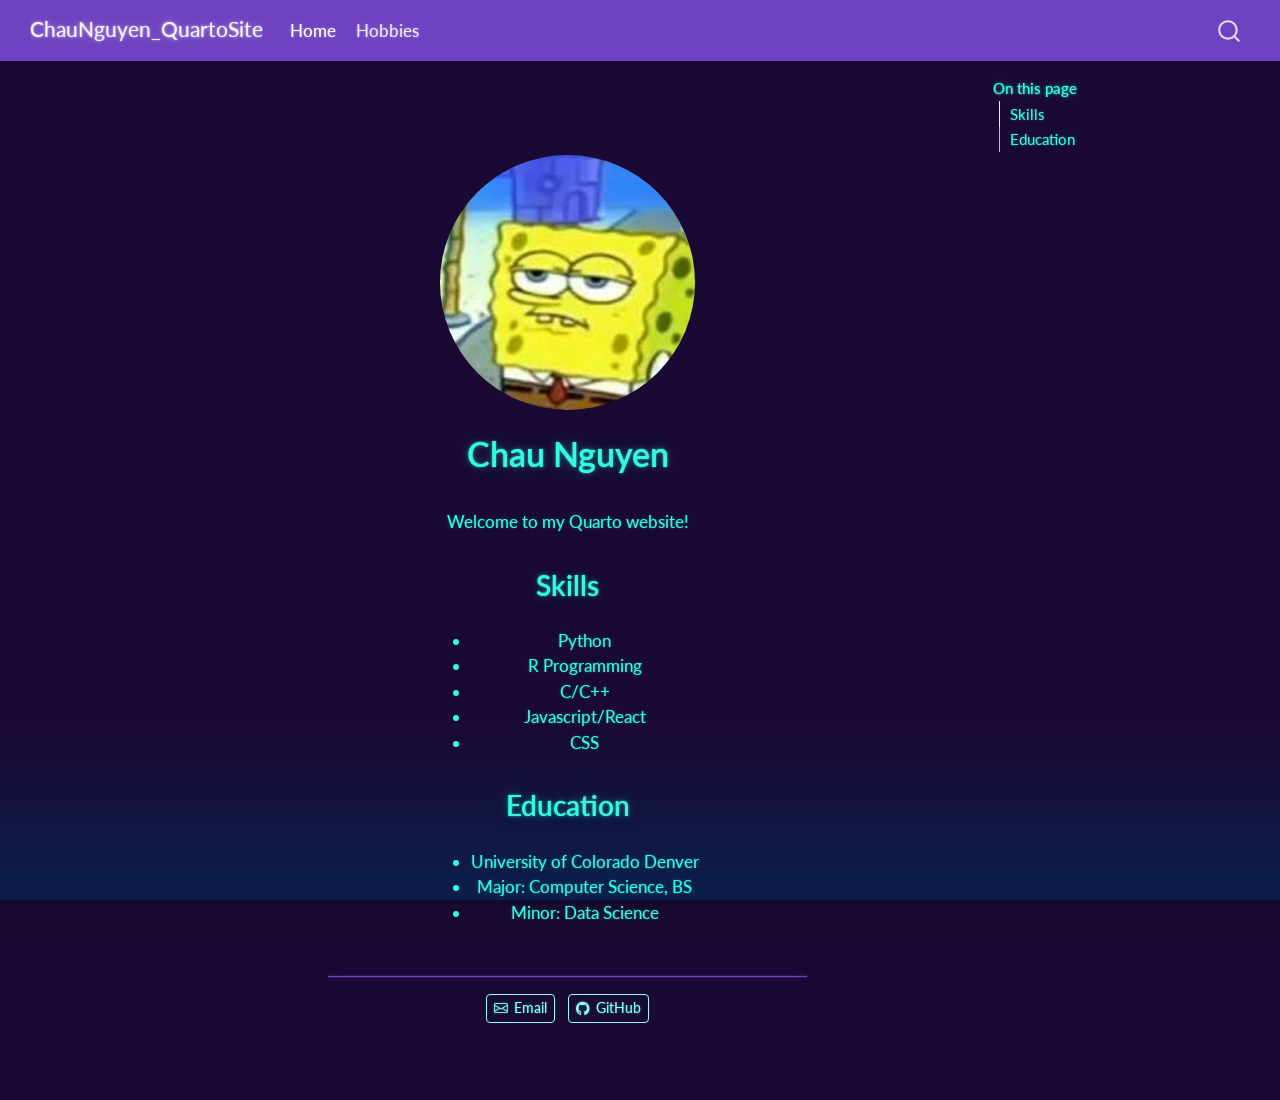
<file: docs/index.html>
<!DOCTYPE html>
<html xmlns="http://www.w3.org/1999/xhtml" lang="en" xml:lang="en"><head>

<meta charset="utf-8">
<meta name="generator" content="quarto-1.8.27">

<meta name="viewport" content="width=device-width, initial-scale=1.0, user-scalable=yes">


<title>Chau Nguyen – Chau Nguyen</title>
<style>
code{white-space: pre-wrap;}
span.smallcaps{font-variant: small-caps;}
div.columns{display: flex; gap: min(4vw, 1.5em);}
div.column{flex: auto; overflow-x: auto;}
div.hanging-indent{margin-left: 1.5em; text-indent: -1.5em;}
ul.task-list{list-style: none;}
ul.task-list li input[type="checkbox"] {
  width: 0.8em;
  margin: 0 0.8em 0.2em -1em; /* quarto-specific, see https://github.com/quarto-dev/quarto-cli/issues/4556 */ 
  vertical-align: middle;
}
</style>


<script src="site_libs/quarto-nav/quarto-nav.js"></script>
<script src="site_libs/quarto-nav/headroom.min.js"></script>
<script src="site_libs/clipboard/clipboard.min.js"></script>
<script src="site_libs/quarto-search/autocomplete.umd.js"></script>
<script src="site_libs/quarto-search/fuse.min.js"></script>
<script src="site_libs/quarto-search/quarto-search.js"></script>
<meta name="quarto:offset" content="./">
<script src="site_libs/quarto-html/quarto.js" type="module"></script>
<script src="site_libs/quarto-html/tabsets/tabsets.js" type="module"></script>
<script src="site_libs/quarto-html/axe/axe-check.js" type="module"></script>
<script src="site_libs/quarto-html/popper.min.js"></script>
<script src="site_libs/quarto-html/tippy.umd.min.js"></script>
<link href="site_libs/quarto-html/tippy.css" rel="stylesheet">
<link href="site_libs/quarto-html/quarto-syntax-highlighting-dark-4d9afe2b8d18ee9fa5d0d57b5ed4214d.css" rel="stylesheet" id="quarto-text-highlighting-styles">
<script src="site_libs/bootstrap/bootstrap.min.js"></script>
<link href="site_libs/bootstrap/bootstrap-icons.css" rel="stylesheet">
<link href="site_libs/bootstrap/bootstrap-4ecedd791a8591356a43e278fabc9aac.min.css" rel="stylesheet" append-hash="true" id="quarto-bootstrap" data-mode="dark">
<script id="quarto-search-options" type="application/json">{
  "location": "navbar",
  "copy-button": false,
  "collapse-after": 3,
  "panel-placement": "end",
  "type": "overlay",
  "limit": 50,
  "keyboard-shortcut": [
    "f",
    "/",
    "s"
  ],
  "show-item-context": false,
  "language": {
    "search-no-results-text": "No results",
    "search-matching-documents-text": "matching documents",
    "search-copy-link-title": "Copy link to search",
    "search-hide-matches-text": "Hide additional matches",
    "search-more-match-text": "more match in this document",
    "search-more-matches-text": "more matches in this document",
    "search-clear-button-title": "Clear",
    "search-text-placeholder": "",
    "search-detached-cancel-button-title": "Cancel",
    "search-submit-button-title": "Submit",
    "search-label": "Search"
  }
}</script>


<link rel="stylesheet" href="styles.css">
</head>

<body class="nav-fixed quarto-light">

<div id="quarto-search-results"></div>
  <header id="quarto-header" class="headroom fixed-top">
    <nav class="navbar navbar-expand-lg " data-bs-theme="dark">
      <div class="navbar-container container-fluid">
      <div class="navbar-brand-container mx-auto">
    <a class="navbar-brand" href="./index.html">
    <span class="navbar-title">ChauNguyen_QuartoSite</span>
    </a>
  </div>
            <div id="quarto-search" class="" title="Search"></div>
          <button class="navbar-toggler" type="button" data-bs-toggle="collapse" data-bs-target="#navbarCollapse" aria-controls="navbarCollapse" role="menu" aria-expanded="false" aria-label="Toggle navigation" onclick="if (window.quartoToggleHeadroom) { window.quartoToggleHeadroom(); }">
  <span class="navbar-toggler-icon"></span>
</button>
          <div class="collapse navbar-collapse" id="navbarCollapse">
            <ul class="navbar-nav navbar-nav-scroll me-auto">
  <li class="nav-item">
    <a class="nav-link active" href="./index.html" aria-current="page"> 
<span class="menu-text">Home</span></a>
  </li>  
  <li class="nav-item">
    <a class="nav-link" href="./hobbies.html"> 
<span class="menu-text">Hobbies</span></a>
  </li>  
</ul>
          </div> <!-- /navcollapse -->
            <div class="quarto-navbar-tools">
</div>
      </div> <!-- /container-fluid -->
    </nav>
</header>
<!-- content -->
<div id="quarto-content" class="quarto-container page-columns page-rows-contents page-layout-article page-navbar">
<!-- sidebar -->
<!-- margin-sidebar -->
    <div id="quarto-margin-sidebar" class="sidebar margin-sidebar">
        <nav id="TOC" role="doc-toc" class="toc-active">
    <h2 id="toc-title">On this page</h2>
  <ul>
  <li><a href="#skills" id="toc-skills" class="nav-link active" data-scroll-target="#skills">Skills</a></li>
  <li><a href="#education" id="toc-education" class="nav-link" data-scroll-target="#education">Education</a></li>
  </ul>
</nav>
    </div>
<!-- main -->
<div class="quarto-about-jolla">
  <img src="mypic.png" class="about-image
  round " style="height: 15em; width: 15em;">
 <header id="title-block-header" class="quarto-title-block default">
<div class="quarto-title">
<h1 class="title">Chau Nguyen</h1>
</div>
<div class="quarto-title-meta">
  </div>
</header><main class="content" id="quarto-document-content">

<p>Welcome to my Quarto website!</p>
<section id="skills" class="level2">
<h2 data-anchor-id="skills">Skills</h2>
<ul>
<li>Python</li>
<li>R Programming</li>
<li>C/C++</li>
<li>Javascript/React</li>
<li>CSS</li>
</ul>
</section>
<section id="education" class="level2">
<h2 data-anchor-id="education">Education</h2>
<ul>
<li>University of Colorado Denver</li>
<li>Major: Computer Science, BS</li>
<li>Minor: Data Science</li>
</ul>


</section>
</main> 
  <hr class="about-sep">
   <div class="about-links">
  <a href="mailto:nguyench4u@gmail.com" class="about-link" rel="" target="">
    <i class="bi bi-envelope"></i>
     <span class="about-link-text">Email</span>
  </a>
  <a href="https://github.com/nguyench4u" class="about-link" rel="" target="">
    <i class="bi bi-github"></i>
     <span class="about-link-text">GitHub</span>
  </a>
</div>
</div>
 <!-- /main -->
<script id="quarto-html-after-body" type="application/javascript">
  window.document.addEventListener("DOMContentLoaded", function (event) {
    const isCodeAnnotation = (el) => {
      for (const clz of el.classList) {
        if (clz.startsWith('code-annotation-')) {                     
          return true;
        }
      }
      return false;
    }
    const onCopySuccess = function(e) {
      // button target
      const button = e.trigger;
      // don't keep focus
      button.blur();
      // flash "checked"
      button.classList.add('code-copy-button-checked');
      var currentTitle = button.getAttribute("title");
      button.setAttribute("title", "Copied!");
      let tooltip;
      if (window.bootstrap) {
        button.setAttribute("data-bs-toggle", "tooltip");
        button.setAttribute("data-bs-placement", "left");
        button.setAttribute("data-bs-title", "Copied!");
        tooltip = new bootstrap.Tooltip(button, 
          { trigger: "manual", 
            customClass: "code-copy-button-tooltip",
            offset: [0, -8]});
        tooltip.show();    
      }
      setTimeout(function() {
        if (tooltip) {
          tooltip.hide();
          button.removeAttribute("data-bs-title");
          button.removeAttribute("data-bs-toggle");
          button.removeAttribute("data-bs-placement");
        }
        button.setAttribute("title", currentTitle);
        button.classList.remove('code-copy-button-checked');
      }, 1000);
      // clear code selection
      e.clearSelection();
    }
    const getTextToCopy = function(trigger) {
      const outerScaffold = trigger.parentElement.cloneNode(true);
      const codeEl = outerScaffold.querySelector('code');
      for (const childEl of codeEl.children) {
        if (isCodeAnnotation(childEl)) {
          childEl.remove();
        }
      }
      return codeEl.innerText;
    }
    const clipboard = new window.ClipboardJS('.code-copy-button:not([data-in-quarto-modal])', {
      text: getTextToCopy
    });
    clipboard.on('success', onCopySuccess);
    if (window.document.getElementById('quarto-embedded-source-code-modal')) {
      const clipboardModal = new window.ClipboardJS('.code-copy-button[data-in-quarto-modal]', {
        text: getTextToCopy,
        container: window.document.getElementById('quarto-embedded-source-code-modal')
      });
      clipboardModal.on('success', onCopySuccess);
    }
      var localhostRegex = new RegExp(/^(?:http|https):\/\/localhost\:?[0-9]*\//);
      var mailtoRegex = new RegExp(/^mailto:/);
        var filterRegex = new RegExp('/' + window.location.host + '/');
      var isInternal = (href) => {
          return filterRegex.test(href) || localhostRegex.test(href) || mailtoRegex.test(href);
      }
      // Inspect non-navigation links and adorn them if external
     var links = window.document.querySelectorAll('a[href]:not(.nav-link):not(.navbar-brand):not(.toc-action):not(.sidebar-link):not(.sidebar-item-toggle):not(.pagination-link):not(.no-external):not([aria-hidden]):not(.dropdown-item):not(.quarto-navigation-tool):not(.about-link)');
      for (var i=0; i<links.length; i++) {
        const link = links[i];
        if (!isInternal(link.href)) {
          // undo the damage that might have been done by quarto-nav.js in the case of
          // links that we want to consider external
          if (link.dataset.originalHref !== undefined) {
            link.href = link.dataset.originalHref;
          }
        }
      }
    function tippyHover(el, contentFn, onTriggerFn, onUntriggerFn) {
      const config = {
        allowHTML: true,
        maxWidth: 500,
        delay: 100,
        arrow: false,
        appendTo: function(el) {
            return el.parentElement;
        },
        interactive: true,
        interactiveBorder: 10,
        theme: 'quarto',
        placement: 'bottom-start',
      };
      if (contentFn) {
        config.content = contentFn;
      }
      if (onTriggerFn) {
        config.onTrigger = onTriggerFn;
      }
      if (onUntriggerFn) {
        config.onUntrigger = onUntriggerFn;
      }
      window.tippy(el, config); 
    }
    const noterefs = window.document.querySelectorAll('a[role="doc-noteref"]');
    for (var i=0; i<noterefs.length; i++) {
      const ref = noterefs[i];
      tippyHover(ref, function() {
        // use id or data attribute instead here
        let href = ref.getAttribute('data-footnote-href') || ref.getAttribute('href');
        try { href = new URL(href).hash; } catch {}
        const id = href.replace(/^#\/?/, "");
        const note = window.document.getElementById(id);
        if (note) {
          return note.innerHTML;
        } else {
          return "";
        }
      });
    }
    const xrefs = window.document.querySelectorAll('a.quarto-xref');
    const processXRef = (id, note) => {
      // Strip column container classes
      const stripColumnClz = (el) => {
        el.classList.remove("page-full", "page-columns");
        if (el.children) {
          for (const child of el.children) {
            stripColumnClz(child);
          }
        }
      }
      stripColumnClz(note)
      if (id === null || id.startsWith('sec-')) {
        // Special case sections, only their first couple elements
        const container = document.createElement("div");
        if (note.children && note.children.length > 2) {
          container.appendChild(note.children[0].cloneNode(true));
          for (let i = 1; i < note.children.length; i++) {
            const child = note.children[i];
            if (child.tagName === "P" && child.innerText === "") {
              continue;
            } else {
              container.appendChild(child.cloneNode(true));
              break;
            }
          }
          if (window.Quarto?.typesetMath) {
            window.Quarto.typesetMath(container);
          }
          return container.innerHTML
        } else {
          if (window.Quarto?.typesetMath) {
            window.Quarto.typesetMath(note);
          }
          return note.innerHTML;
        }
      } else {
        // Remove any anchor links if they are present
        const anchorLink = note.querySelector('a.anchorjs-link');
        if (anchorLink) {
          anchorLink.remove();
        }
        if (window.Quarto?.typesetMath) {
          window.Quarto.typesetMath(note);
        }
        if (note.classList.contains("callout")) {
          return note.outerHTML;
        } else {
          return note.innerHTML;
        }
      }
    }
    for (var i=0; i<xrefs.length; i++) {
      const xref = xrefs[i];
      tippyHover(xref, undefined, function(instance) {
        instance.disable();
        let url = xref.getAttribute('href');
        let hash = undefined; 
        if (url.startsWith('#')) {
          hash = url;
        } else {
          try { hash = new URL(url).hash; } catch {}
        }
        if (hash) {
          const id = hash.replace(/^#\/?/, "");
          const note = window.document.getElementById(id);
          if (note !== null) {
            try {
              const html = processXRef(id, note.cloneNode(true));
              instance.setContent(html);
            } finally {
              instance.enable();
              instance.show();
            }
          } else {
            // See if we can fetch this
            fetch(url.split('#')[0])
            .then(res => res.text())
            .then(html => {
              const parser = new DOMParser();
              const htmlDoc = parser.parseFromString(html, "text/html");
              const note = htmlDoc.getElementById(id);
              if (note !== null) {
                const html = processXRef(id, note);
                instance.setContent(html);
              } 
            }).finally(() => {
              instance.enable();
              instance.show();
            });
          }
        } else {
          // See if we can fetch a full url (with no hash to target)
          // This is a special case and we should probably do some content thinning / targeting
          fetch(url)
          .then(res => res.text())
          .then(html => {
            const parser = new DOMParser();
            const htmlDoc = parser.parseFromString(html, "text/html");
            const note = htmlDoc.querySelector('main.content');
            if (note !== null) {
              // This should only happen for chapter cross references
              // (since there is no id in the URL)
              // remove the first header
              if (note.children.length > 0 && note.children[0].tagName === "HEADER") {
                note.children[0].remove();
              }
              const html = processXRef(null, note);
              instance.setContent(html);
            } 
          }).finally(() => {
            instance.enable();
            instance.show();
          });
        }
      }, function(instance) {
      });
    }
        let selectedAnnoteEl;
        const selectorForAnnotation = ( cell, annotation) => {
          let cellAttr = 'data-code-cell="' + cell + '"';
          let lineAttr = 'data-code-annotation="' +  annotation + '"';
          const selector = 'span[' + cellAttr + '][' + lineAttr + ']';
          return selector;
        }
        const selectCodeLines = (annoteEl) => {
          const doc = window.document;
          const targetCell = annoteEl.getAttribute("data-target-cell");
          const targetAnnotation = annoteEl.getAttribute("data-target-annotation");
          const annoteSpan = window.document.querySelector(selectorForAnnotation(targetCell, targetAnnotation));
          const lines = annoteSpan.getAttribute("data-code-lines").split(",");
          const lineIds = lines.map((line) => {
            return targetCell + "-" + line;
          })
          let top = null;
          let height = null;
          let parent = null;
          if (lineIds.length > 0) {
              //compute the position of the single el (top and bottom and make a div)
              const el = window.document.getElementById(lineIds[0]);
              top = el.offsetTop;
              height = el.offsetHeight;
              parent = el.parentElement.parentElement;
            if (lineIds.length > 1) {
              const lastEl = window.document.getElementById(lineIds[lineIds.length - 1]);
              const bottom = lastEl.offsetTop + lastEl.offsetHeight;
              height = bottom - top;
            }
            if (top !== null && height !== null && parent !== null) {
              // cook up a div (if necessary) and position it 
              let div = window.document.getElementById("code-annotation-line-highlight");
              if (div === null) {
                div = window.document.createElement("div");
                div.setAttribute("id", "code-annotation-line-highlight");
                div.style.position = 'absolute';
                parent.appendChild(div);
              }
              div.style.top = top - 2 + "px";
              div.style.height = height + 4 + "px";
              div.style.left = 0;
              let gutterDiv = window.document.getElementById("code-annotation-line-highlight-gutter");
              if (gutterDiv === null) {
                gutterDiv = window.document.createElement("div");
                gutterDiv.setAttribute("id", "code-annotation-line-highlight-gutter");
                gutterDiv.style.position = 'absolute';
                const codeCell = window.document.getElementById(targetCell);
                const gutter = codeCell.querySelector('.code-annotation-gutter');
                gutter.appendChild(gutterDiv);
              }
              gutterDiv.style.top = top - 2 + "px";
              gutterDiv.style.height = height + 4 + "px";
            }
            selectedAnnoteEl = annoteEl;
          }
        };
        const unselectCodeLines = () => {
          const elementsIds = ["code-annotation-line-highlight", "code-annotation-line-highlight-gutter"];
          elementsIds.forEach((elId) => {
            const div = window.document.getElementById(elId);
            if (div) {
              div.remove();
            }
          });
          selectedAnnoteEl = undefined;
        };
          // Handle positioning of the toggle
      window.addEventListener(
        "resize",
        throttle(() => {
          elRect = undefined;
          if (selectedAnnoteEl) {
            selectCodeLines(selectedAnnoteEl);
          }
        }, 10)
      );
      function throttle(fn, ms) {
      let throttle = false;
      let timer;
        return (...args) => {
          if(!throttle) { // first call gets through
              fn.apply(this, args);
              throttle = true;
          } else { // all the others get throttled
              if(timer) clearTimeout(timer); // cancel #2
              timer = setTimeout(() => {
                fn.apply(this, args);
                timer = throttle = false;
              }, ms);
          }
        };
      }
        // Attach click handler to the DT
        const annoteDls = window.document.querySelectorAll('dt[data-target-cell]');
        for (const annoteDlNode of annoteDls) {
          annoteDlNode.addEventListener('click', (event) => {
            const clickedEl = event.target;
            if (clickedEl !== selectedAnnoteEl) {
              unselectCodeLines();
              const activeEl = window.document.querySelector('dt[data-target-cell].code-annotation-active');
              if (activeEl) {
                activeEl.classList.remove('code-annotation-active');
              }
              selectCodeLines(clickedEl);
              clickedEl.classList.add('code-annotation-active');
            } else {
              // Unselect the line
              unselectCodeLines();
              clickedEl.classList.remove('code-annotation-active');
            }
          });
        }
    const findCites = (el) => {
      const parentEl = el.parentElement;
      if (parentEl) {
        const cites = parentEl.dataset.cites;
        if (cites) {
          return {
            el,
            cites: cites.split(' ')
          };
        } else {
          return findCites(el.parentElement)
        }
      } else {
        return undefined;
      }
    };
    var bibliorefs = window.document.querySelectorAll('a[role="doc-biblioref"]');
    for (var i=0; i<bibliorefs.length; i++) {
      const ref = bibliorefs[i];
      const citeInfo = findCites(ref);
      if (citeInfo) {
        tippyHover(citeInfo.el, function() {
          var popup = window.document.createElement('div');
          citeInfo.cites.forEach(function(cite) {
            var citeDiv = window.document.createElement('div');
            citeDiv.classList.add('hanging-indent');
            citeDiv.classList.add('csl-entry');
            var biblioDiv = window.document.getElementById('ref-' + cite);
            if (biblioDiv) {
              citeDiv.innerHTML = biblioDiv.innerHTML;
            }
            popup.appendChild(citeDiv);
          });
          return popup.innerHTML;
        });
      }
    }
  });
  </script>
</div> <!-- /content -->




</body></html>
</file>
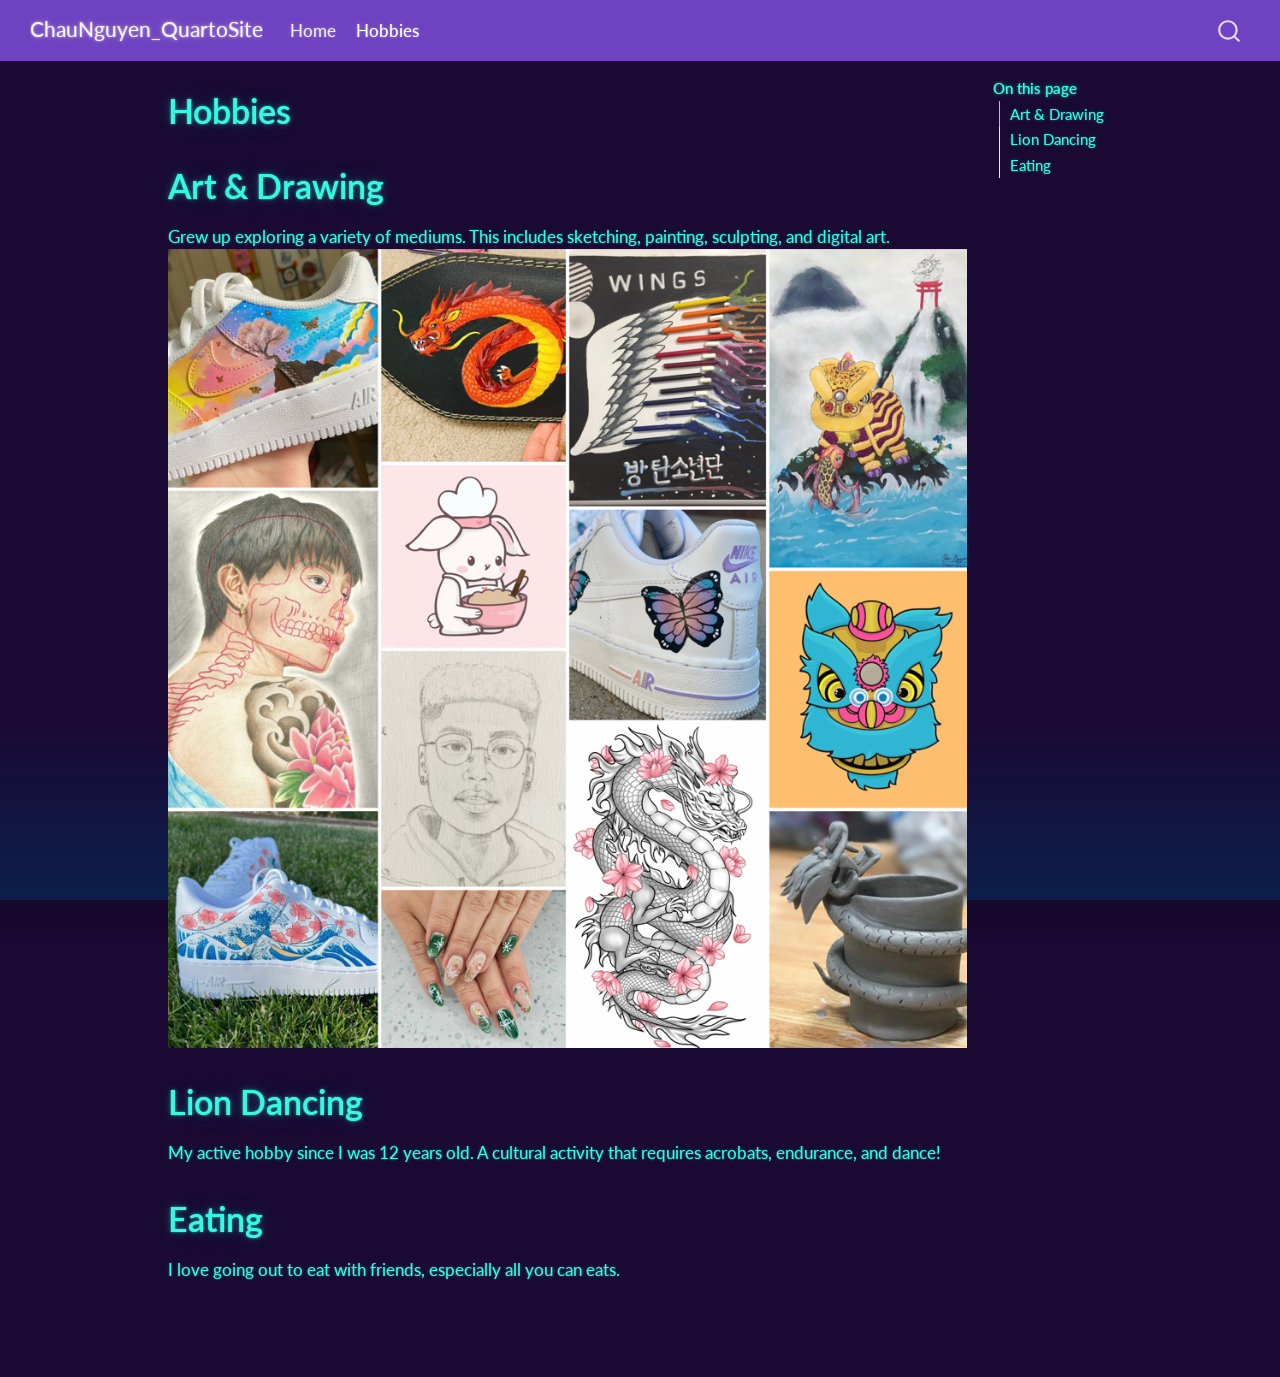
<file: docs/hobbies.html>
<!DOCTYPE html>
<html xmlns="http://www.w3.org/1999/xhtml" lang="en" xml:lang="en"><head>

<meta charset="utf-8">
<meta name="generator" content="quarto-1.8.27">

<meta name="viewport" content="width=device-width, initial-scale=1.0, user-scalable=yes">


<title>Hobbies – ChauNguyen_QuartoSite</title>
<style>
code{white-space: pre-wrap;}
span.smallcaps{font-variant: small-caps;}
div.columns{display: flex; gap: min(4vw, 1.5em);}
div.column{flex: auto; overflow-x: auto;}
div.hanging-indent{margin-left: 1.5em; text-indent: -1.5em;}
ul.task-list{list-style: none;}
ul.task-list li input[type="checkbox"] {
  width: 0.8em;
  margin: 0 0.8em 0.2em -1em; /* quarto-specific, see https://github.com/quarto-dev/quarto-cli/issues/4556 */ 
  vertical-align: middle;
}
</style>


<script src="site_libs/quarto-nav/quarto-nav.js"></script>
<script src="site_libs/quarto-nav/headroom.min.js"></script>
<script src="site_libs/clipboard/clipboard.min.js"></script>
<script src="site_libs/quarto-search/autocomplete.umd.js"></script>
<script src="site_libs/quarto-search/fuse.min.js"></script>
<script src="site_libs/quarto-search/quarto-search.js"></script>
<meta name="quarto:offset" content="./">
<script src="site_libs/quarto-html/quarto.js" type="module"></script>
<script src="site_libs/quarto-html/tabsets/tabsets.js" type="module"></script>
<script src="site_libs/quarto-html/axe/axe-check.js" type="module"></script>
<script src="site_libs/quarto-html/popper.min.js"></script>
<script src="site_libs/quarto-html/tippy.umd.min.js"></script>
<script src="site_libs/quarto-html/anchor.min.js"></script>
<link href="site_libs/quarto-html/tippy.css" rel="stylesheet">
<link href="site_libs/quarto-html/quarto-syntax-highlighting-dark-4d9afe2b8d18ee9fa5d0d57b5ed4214d.css" rel="stylesheet" id="quarto-text-highlighting-styles">
<script src="site_libs/bootstrap/bootstrap.min.js"></script>
<link href="site_libs/bootstrap/bootstrap-icons.css" rel="stylesheet">
<link href="site_libs/bootstrap/bootstrap-4ecedd791a8591356a43e278fabc9aac.min.css" rel="stylesheet" append-hash="true" id="quarto-bootstrap" data-mode="dark">
<script id="quarto-search-options" type="application/json">{
  "location": "navbar",
  "copy-button": false,
  "collapse-after": 3,
  "panel-placement": "end",
  "type": "overlay",
  "limit": 50,
  "keyboard-shortcut": [
    "f",
    "/",
    "s"
  ],
  "show-item-context": false,
  "language": {
    "search-no-results-text": "No results",
    "search-matching-documents-text": "matching documents",
    "search-copy-link-title": "Copy link to search",
    "search-hide-matches-text": "Hide additional matches",
    "search-more-match-text": "more match in this document",
    "search-more-matches-text": "more matches in this document",
    "search-clear-button-title": "Clear",
    "search-text-placeholder": "",
    "search-detached-cancel-button-title": "Cancel",
    "search-submit-button-title": "Submit",
    "search-label": "Search"
  }
}</script>


<link rel="stylesheet" href="styles.css">
</head>

<body class="nav-fixed quarto-light">

<div id="quarto-search-results"></div>
  <header id="quarto-header" class="headroom fixed-top">
    <nav class="navbar navbar-expand-lg " data-bs-theme="dark">
      <div class="navbar-container container-fluid">
      <div class="navbar-brand-container mx-auto">
    <a class="navbar-brand" href="./index.html">
    <span class="navbar-title">ChauNguyen_QuartoSite</span>
    </a>
  </div>
            <div id="quarto-search" class="" title="Search"></div>
          <button class="navbar-toggler" type="button" data-bs-toggle="collapse" data-bs-target="#navbarCollapse" aria-controls="navbarCollapse" role="menu" aria-expanded="false" aria-label="Toggle navigation" onclick="if (window.quartoToggleHeadroom) { window.quartoToggleHeadroom(); }">
  <span class="navbar-toggler-icon"></span>
</button>
          <div class="collapse navbar-collapse" id="navbarCollapse">
            <ul class="navbar-nav navbar-nav-scroll me-auto">
  <li class="nav-item">
    <a class="nav-link" href="./index.html"> 
<span class="menu-text">Home</span></a>
  </li>  
  <li class="nav-item">
    <a class="nav-link active" href="./hobbies.html" aria-current="page"> 
<span class="menu-text">Hobbies</span></a>
  </li>  
</ul>
          </div> <!-- /navcollapse -->
            <div class="quarto-navbar-tools">
</div>
      </div> <!-- /container-fluid -->
    </nav>
</header>
<!-- content -->
<div id="quarto-content" class="quarto-container page-columns page-rows-contents page-layout-article page-navbar">
<!-- sidebar -->
<!-- margin-sidebar -->
    <div id="quarto-margin-sidebar" class="sidebar margin-sidebar">
        <nav id="TOC" role="doc-toc" class="toc-active">
    <h2 id="toc-title">On this page</h2>
   
  <ul>
  <li><a href="#art-drawing" id="toc-art-drawing" class="nav-link active" data-scroll-target="#art-drawing">Art &amp; Drawing</a></li>
  <li><a href="#lion-dancing" id="toc-lion-dancing" class="nav-link" data-scroll-target="#lion-dancing">Lion Dancing</a></li>
  <li><a href="#eating" id="toc-eating" class="nav-link" data-scroll-target="#eating">Eating</a></li>
  </ul>
</nav>
    </div>
<!-- main -->
<main class="content" id="quarto-document-content">

<header id="title-block-header" class="quarto-title-block default">
<div class="quarto-title">
<h1 class="title">Hobbies</h1>
</div>



<div class="quarto-title-meta">

    
  
    
  </div>
  


</header>


<section id="art-drawing" class="level1">
<h1>Art &amp; Drawing</h1>
<p>Grew up exploring a variety of mediums. This includes sketching, painting, sculpting, and digital art.<br>
<img src="Chau_ArtCollage.png" class="img-fluid" alt="Yes"></p>
</section>
<section id="lion-dancing" class="level1">
<h1>Lion Dancing</h1>
<p>My active hobby since I was 12 years old. A cultural activity that requires acrobats, endurance, and dance!</p>
</section>
<section id="eating" class="level1">
<h1>Eating</h1>
<p>I love going out to eat with friends, especially all you can eats.</p>


</section>

</main> <!-- /main -->
<script id="quarto-html-after-body" type="application/javascript">
  window.document.addEventListener("DOMContentLoaded", function (event) {
    const icon = "";
    const anchorJS = new window.AnchorJS();
    anchorJS.options = {
      placement: 'right',
      icon: icon
    };
    anchorJS.add('.anchored');
    const isCodeAnnotation = (el) => {
      for (const clz of el.classList) {
        if (clz.startsWith('code-annotation-')) {                     
          return true;
        }
      }
      return false;
    }
    const onCopySuccess = function(e) {
      // button target
      const button = e.trigger;
      // don't keep focus
      button.blur();
      // flash "checked"
      button.classList.add('code-copy-button-checked');
      var currentTitle = button.getAttribute("title");
      button.setAttribute("title", "Copied!");
      let tooltip;
      if (window.bootstrap) {
        button.setAttribute("data-bs-toggle", "tooltip");
        button.setAttribute("data-bs-placement", "left");
        button.setAttribute("data-bs-title", "Copied!");
        tooltip = new bootstrap.Tooltip(button, 
          { trigger: "manual", 
            customClass: "code-copy-button-tooltip",
            offset: [0, -8]});
        tooltip.show();    
      }
      setTimeout(function() {
        if (tooltip) {
          tooltip.hide();
          button.removeAttribute("data-bs-title");
          button.removeAttribute("data-bs-toggle");
          button.removeAttribute("data-bs-placement");
        }
        button.setAttribute("title", currentTitle);
        button.classList.remove('code-copy-button-checked');
      }, 1000);
      // clear code selection
      e.clearSelection();
    }
    const getTextToCopy = function(trigger) {
      const outerScaffold = trigger.parentElement.cloneNode(true);
      const codeEl = outerScaffold.querySelector('code');
      for (const childEl of codeEl.children) {
        if (isCodeAnnotation(childEl)) {
          childEl.remove();
        }
      }
      return codeEl.innerText;
    }
    const clipboard = new window.ClipboardJS('.code-copy-button:not([data-in-quarto-modal])', {
      text: getTextToCopy
    });
    clipboard.on('success', onCopySuccess);
    if (window.document.getElementById('quarto-embedded-source-code-modal')) {
      const clipboardModal = new window.ClipboardJS('.code-copy-button[data-in-quarto-modal]', {
        text: getTextToCopy,
        container: window.document.getElementById('quarto-embedded-source-code-modal')
      });
      clipboardModal.on('success', onCopySuccess);
    }
      var localhostRegex = new RegExp(/^(?:http|https):\/\/localhost\:?[0-9]*\//);
      var mailtoRegex = new RegExp(/^mailto:/);
        var filterRegex = new RegExp('/' + window.location.host + '/');
      var isInternal = (href) => {
          return filterRegex.test(href) || localhostRegex.test(href) || mailtoRegex.test(href);
      }
      // Inspect non-navigation links and adorn them if external
     var links = window.document.querySelectorAll('a[href]:not(.nav-link):not(.navbar-brand):not(.toc-action):not(.sidebar-link):not(.sidebar-item-toggle):not(.pagination-link):not(.no-external):not([aria-hidden]):not(.dropdown-item):not(.quarto-navigation-tool):not(.about-link)');
      for (var i=0; i<links.length; i++) {
        const link = links[i];
        if (!isInternal(link.href)) {
          // undo the damage that might have been done by quarto-nav.js in the case of
          // links that we want to consider external
          if (link.dataset.originalHref !== undefined) {
            link.href = link.dataset.originalHref;
          }
        }
      }
    function tippyHover(el, contentFn, onTriggerFn, onUntriggerFn) {
      const config = {
        allowHTML: true,
        maxWidth: 500,
        delay: 100,
        arrow: false,
        appendTo: function(el) {
            return el.parentElement;
        },
        interactive: true,
        interactiveBorder: 10,
        theme: 'quarto',
        placement: 'bottom-start',
      };
      if (contentFn) {
        config.content = contentFn;
      }
      if (onTriggerFn) {
        config.onTrigger = onTriggerFn;
      }
      if (onUntriggerFn) {
        config.onUntrigger = onUntriggerFn;
      }
      window.tippy(el, config); 
    }
    const noterefs = window.document.querySelectorAll('a[role="doc-noteref"]');
    for (var i=0; i<noterefs.length; i++) {
      const ref = noterefs[i];
      tippyHover(ref, function() {
        // use id or data attribute instead here
        let href = ref.getAttribute('data-footnote-href') || ref.getAttribute('href');
        try { href = new URL(href).hash; } catch {}
        const id = href.replace(/^#\/?/, "");
        const note = window.document.getElementById(id);
        if (note) {
          return note.innerHTML;
        } else {
          return "";
        }
      });
    }
    const xrefs = window.document.querySelectorAll('a.quarto-xref');
    const processXRef = (id, note) => {
      // Strip column container classes
      const stripColumnClz = (el) => {
        el.classList.remove("page-full", "page-columns");
        if (el.children) {
          for (const child of el.children) {
            stripColumnClz(child);
          }
        }
      }
      stripColumnClz(note)
      if (id === null || id.startsWith('sec-')) {
        // Special case sections, only their first couple elements
        const container = document.createElement("div");
        if (note.children && note.children.length > 2) {
          container.appendChild(note.children[0].cloneNode(true));
          for (let i = 1; i < note.children.length; i++) {
            const child = note.children[i];
            if (child.tagName === "P" && child.innerText === "") {
              continue;
            } else {
              container.appendChild(child.cloneNode(true));
              break;
            }
          }
          if (window.Quarto?.typesetMath) {
            window.Quarto.typesetMath(container);
          }
          return container.innerHTML
        } else {
          if (window.Quarto?.typesetMath) {
            window.Quarto.typesetMath(note);
          }
          return note.innerHTML;
        }
      } else {
        // Remove any anchor links if they are present
        const anchorLink = note.querySelector('a.anchorjs-link');
        if (anchorLink) {
          anchorLink.remove();
        }
        if (window.Quarto?.typesetMath) {
          window.Quarto.typesetMath(note);
        }
        if (note.classList.contains("callout")) {
          return note.outerHTML;
        } else {
          return note.innerHTML;
        }
      }
    }
    for (var i=0; i<xrefs.length; i++) {
      const xref = xrefs[i];
      tippyHover(xref, undefined, function(instance) {
        instance.disable();
        let url = xref.getAttribute('href');
        let hash = undefined; 
        if (url.startsWith('#')) {
          hash = url;
        } else {
          try { hash = new URL(url).hash; } catch {}
        }
        if (hash) {
          const id = hash.replace(/^#\/?/, "");
          const note = window.document.getElementById(id);
          if (note !== null) {
            try {
              const html = processXRef(id, note.cloneNode(true));
              instance.setContent(html);
            } finally {
              instance.enable();
              instance.show();
            }
          } else {
            // See if we can fetch this
            fetch(url.split('#')[0])
            .then(res => res.text())
            .then(html => {
              const parser = new DOMParser();
              const htmlDoc = parser.parseFromString(html, "text/html");
              const note = htmlDoc.getElementById(id);
              if (note !== null) {
                const html = processXRef(id, note);
                instance.setContent(html);
              } 
            }).finally(() => {
              instance.enable();
              instance.show();
            });
          }
        } else {
          // See if we can fetch a full url (with no hash to target)
          // This is a special case and we should probably do some content thinning / targeting
          fetch(url)
          .then(res => res.text())
          .then(html => {
            const parser = new DOMParser();
            const htmlDoc = parser.parseFromString(html, "text/html");
            const note = htmlDoc.querySelector('main.content');
            if (note !== null) {
              // This should only happen for chapter cross references
              // (since there is no id in the URL)
              // remove the first header
              if (note.children.length > 0 && note.children[0].tagName === "HEADER") {
                note.children[0].remove();
              }
              const html = processXRef(null, note);
              instance.setContent(html);
            } 
          }).finally(() => {
            instance.enable();
            instance.show();
          });
        }
      }, function(instance) {
      });
    }
        let selectedAnnoteEl;
        const selectorForAnnotation = ( cell, annotation) => {
          let cellAttr = 'data-code-cell="' + cell + '"';
          let lineAttr = 'data-code-annotation="' +  annotation + '"';
          const selector = 'span[' + cellAttr + '][' + lineAttr + ']';
          return selector;
        }
        const selectCodeLines = (annoteEl) => {
          const doc = window.document;
          const targetCell = annoteEl.getAttribute("data-target-cell");
          const targetAnnotation = annoteEl.getAttribute("data-target-annotation");
          const annoteSpan = window.document.querySelector(selectorForAnnotation(targetCell, targetAnnotation));
          const lines = annoteSpan.getAttribute("data-code-lines").split(",");
          const lineIds = lines.map((line) => {
            return targetCell + "-" + line;
          })
          let top = null;
          let height = null;
          let parent = null;
          if (lineIds.length > 0) {
              //compute the position of the single el (top and bottom and make a div)
              const el = window.document.getElementById(lineIds[0]);
              top = el.offsetTop;
              height = el.offsetHeight;
              parent = el.parentElement.parentElement;
            if (lineIds.length > 1) {
              const lastEl = window.document.getElementById(lineIds[lineIds.length - 1]);
              const bottom = lastEl.offsetTop + lastEl.offsetHeight;
              height = bottom - top;
            }
            if (top !== null && height !== null && parent !== null) {
              // cook up a div (if necessary) and position it 
              let div = window.document.getElementById("code-annotation-line-highlight");
              if (div === null) {
                div = window.document.createElement("div");
                div.setAttribute("id", "code-annotation-line-highlight");
                div.style.position = 'absolute';
                parent.appendChild(div);
              }
              div.style.top = top - 2 + "px";
              div.style.height = height + 4 + "px";
              div.style.left = 0;
              let gutterDiv = window.document.getElementById("code-annotation-line-highlight-gutter");
              if (gutterDiv === null) {
                gutterDiv = window.document.createElement("div");
                gutterDiv.setAttribute("id", "code-annotation-line-highlight-gutter");
                gutterDiv.style.position = 'absolute';
                const codeCell = window.document.getElementById(targetCell);
                const gutter = codeCell.querySelector('.code-annotation-gutter');
                gutter.appendChild(gutterDiv);
              }
              gutterDiv.style.top = top - 2 + "px";
              gutterDiv.style.height = height + 4 + "px";
            }
            selectedAnnoteEl = annoteEl;
          }
        };
        const unselectCodeLines = () => {
          const elementsIds = ["code-annotation-line-highlight", "code-annotation-line-highlight-gutter"];
          elementsIds.forEach((elId) => {
            const div = window.document.getElementById(elId);
            if (div) {
              div.remove();
            }
          });
          selectedAnnoteEl = undefined;
        };
          // Handle positioning of the toggle
      window.addEventListener(
        "resize",
        throttle(() => {
          elRect = undefined;
          if (selectedAnnoteEl) {
            selectCodeLines(selectedAnnoteEl);
          }
        }, 10)
      );
      function throttle(fn, ms) {
      let throttle = false;
      let timer;
        return (...args) => {
          if(!throttle) { // first call gets through
              fn.apply(this, args);
              throttle = true;
          } else { // all the others get throttled
              if(timer) clearTimeout(timer); // cancel #2
              timer = setTimeout(() => {
                fn.apply(this, args);
                timer = throttle = false;
              }, ms);
          }
        };
      }
        // Attach click handler to the DT
        const annoteDls = window.document.querySelectorAll('dt[data-target-cell]');
        for (const annoteDlNode of annoteDls) {
          annoteDlNode.addEventListener('click', (event) => {
            const clickedEl = event.target;
            if (clickedEl !== selectedAnnoteEl) {
              unselectCodeLines();
              const activeEl = window.document.querySelector('dt[data-target-cell].code-annotation-active');
              if (activeEl) {
                activeEl.classList.remove('code-annotation-active');
              }
              selectCodeLines(clickedEl);
              clickedEl.classList.add('code-annotation-active');
            } else {
              // Unselect the line
              unselectCodeLines();
              clickedEl.classList.remove('code-annotation-active');
            }
          });
        }
    const findCites = (el) => {
      const parentEl = el.parentElement;
      if (parentEl) {
        const cites = parentEl.dataset.cites;
        if (cites) {
          return {
            el,
            cites: cites.split(' ')
          };
        } else {
          return findCites(el.parentElement)
        }
      } else {
        return undefined;
      }
    };
    var bibliorefs = window.document.querySelectorAll('a[role="doc-biblioref"]');
    for (var i=0; i<bibliorefs.length; i++) {
      const ref = bibliorefs[i];
      const citeInfo = findCites(ref);
      if (citeInfo) {
        tippyHover(citeInfo.el, function() {
          var popup = window.document.createElement('div');
          citeInfo.cites.forEach(function(cite) {
            var citeDiv = window.document.createElement('div');
            citeDiv.classList.add('hanging-indent');
            citeDiv.classList.add('csl-entry');
            var biblioDiv = window.document.getElementById('ref-' + cite);
            if (biblioDiv) {
              citeDiv.innerHTML = biblioDiv.innerHTML;
            }
            popup.appendChild(citeDiv);
          });
          return popup.innerHTML;
        });
      }
    }
  });
  </script>
</div> <!-- /content -->




</body></html>
</file>
<file: docs/site_libs/quarto-html/tippy.css>
.tippy-box[data-animation=fade][data-state=hidden]{opacity:0}[data-tippy-root]{max-width:calc(100vw - 10px)}.tippy-box{position:relative;background-color:#333;color:#fff;border-radius:4px;font-size:14px;line-height:1.4;white-space:normal;outline:0;transition-property:transform,visibility,opacity}.tippy-box[data-placement^=top]>.tippy-arrow{bottom:0}.tippy-box[data-placement^=top]>.tippy-arrow:before{bottom:-7px;left:0;border-width:8px 8px 0;border-top-color:initial;transform-origin:center top}.tippy-box[data-placement^=bottom]>.tippy-arrow{top:0}.tippy-box[data-placement^=bottom]>.tippy-arrow:before{top:-7px;left:0;border-width:0 8px 8px;border-bottom-color:initial;transform-origin:center bottom}.tippy-box[data-placement^=left]>.tippy-arrow{right:0}.tippy-box[data-placement^=left]>.tippy-arrow:before{border-width:8px 0 8px 8px;border-left-color:initial;right:-7px;transform-origin:center left}.tippy-box[data-placement^=right]>.tippy-arrow{left:0}.tippy-box[data-placement^=right]>.tippy-arrow:before{left:-7px;border-width:8px 8px 8px 0;border-right-color:initial;transform-origin:center right}.tippy-box[data-inertia][data-state=visible]{transition-timing-function:cubic-bezier(.54,1.5,.38,1.11)}.tippy-arrow{width:16px;height:16px;color:#333}.tippy-arrow:before{content:"";position:absolute;border-color:transparent;border-style:solid}.tippy-content{position:relative;padding:5px 9px;z-index:1}
</file>
<file: docs/site_libs/quarto-html/quarto-syntax-highlighting-dark-4d9afe2b8d18ee9fa5d0d57b5ed4214d.css>
/* quarto syntax highlight colors */
:root {
  --quarto-hl-al-color: #f07178;
  --quarto-hl-an-color: #d4d0ab;
  --quarto-hl-at-color: #00e0e0;
  --quarto-hl-bn-color: #d4d0ab;
  --quarto-hl-bu-color: #abe338;
  --quarto-hl-ch-color: #abe338;
  --quarto-hl-co-color: #f8f8f2;
  --quarto-hl-cv-color: #ffd700;
  --quarto-hl-cn-color: #ffd700;
  --quarto-hl-cf-color: #ffa07a;
  --quarto-hl-dt-color: #ffa07a;
  --quarto-hl-dv-color: #d4d0ab;
  --quarto-hl-do-color: #f8f8f2;
  --quarto-hl-er-color: #f07178;
  --quarto-hl-ex-color: #00e0e0;
  --quarto-hl-fl-color: #d4d0ab;
  --quarto-hl-fu-color: #ffa07a;
  --quarto-hl-im-color: #abe338;
  --quarto-hl-in-color: #d4d0ab;
  --quarto-hl-kw-color: #ffa07a;
  --quarto-hl-op-color: #ffa07a;
  --quarto-hl-ot-color: #00e0e0;
  --quarto-hl-pp-color: #dcc6e0;
  --quarto-hl-re-color: #00e0e0;
  --quarto-hl-sc-color: #abe338;
  --quarto-hl-ss-color: #abe338;
  --quarto-hl-st-color: #abe338;
  --quarto-hl-va-color: #00e0e0;
  --quarto-hl-vs-color: #abe338;
  --quarto-hl-wa-color: #dcc6e0;
}

/* other quarto variables */
:root {
  --quarto-font-monospace: SFMono-Regular, Menlo, Monaco, Consolas, "Liberation Mono", "Courier New", monospace;
}

/* syntax highlight based on Pandoc's rules */
pre > code.sourceCode > span {
  color: #f8f8f2;
}

code.sourceCode > span {
  color: #f8f8f2;
}

div.sourceCode,
div.sourceCode pre.sourceCode {
  color: #f8f8f2;
}

/* Normal */
code span {
  color: #f8f8f2;
}

/* Alert */
code span.al {
  color: #f07178;
}

/* Annotation */
code span.an {
  color: #d4d0ab;
}

/* Attribute */
code span.at {
  color: #00e0e0;
}

/* BaseN */
code span.bn {
  color: #d4d0ab;
}

/* BuiltIn */
code span.bu {
  color: #abe338;
}

/* ControlFlow */
code span.cf {
  font-weight: bold;
  color: #ffa07a;
}

/* Char */
code span.ch {
  color: #abe338;
}

/* Constant */
code span.cn {
  color: #ffd700;
}

/* Comment */
code span.co {
  font-style: italic;
  color: #f8f8f2;
}

/* CommentVar */
code span.cv {
  color: #ffd700;
}

/* Documentation */
code span.do {
  color: #f8f8f2;
}

/* DataType */
code span.dt {
  color: #ffa07a;
}

/* DecVal */
code span.dv {
  color: #d4d0ab;
}

/* Error */
code span.er {
  color: #f07178;
  text-decoration: underline;
}

/* Extension */
code span.ex {
  font-weight: bold;
  color: #00e0e0;
}

/* Float */
code span.fl {
  color: #d4d0ab;
}

/* Function */
code span.fu {
  color: #ffa07a;
}

/* Import */
code span.im {
  color: #abe338;
}

/* Information */
code span.in {
  color: #d4d0ab;
}

/* Keyword */
code span.kw {
  font-weight: bold;
  color: #ffa07a;
}

/* Operator */
code span.op {
  color: #ffa07a;
}

/* Other */
code span.ot {
  color: #00e0e0;
}

/* Preprocessor */
code span.pp {
  color: #dcc6e0;
}

/* RegionMarker */
code span.re {
  background-color: #f8f8f2;
  color: #00e0e0;
}

/* SpecialChar */
code span.sc {
  color: #abe338;
}

/* SpecialString */
code span.ss {
  color: #abe338;
}

/* String */
code span.st {
  color: #abe338;
}

/* Variable */
code span.va {
  color: #00e0e0;
}

/* VerbatimString */
code span.vs {
  color: #abe338;
}

/* Warning */
code span.wa {
  color: #dcc6e0;
}

.prevent-inlining {
  content: "</";
}

/*# sourceMappingURL=86edf53ecdff796acf02dbceed379426.css.map */
</file>
<file: docs/styles.css>
/* css styles */
body {
  min-height: 100vh;
}
</file>
